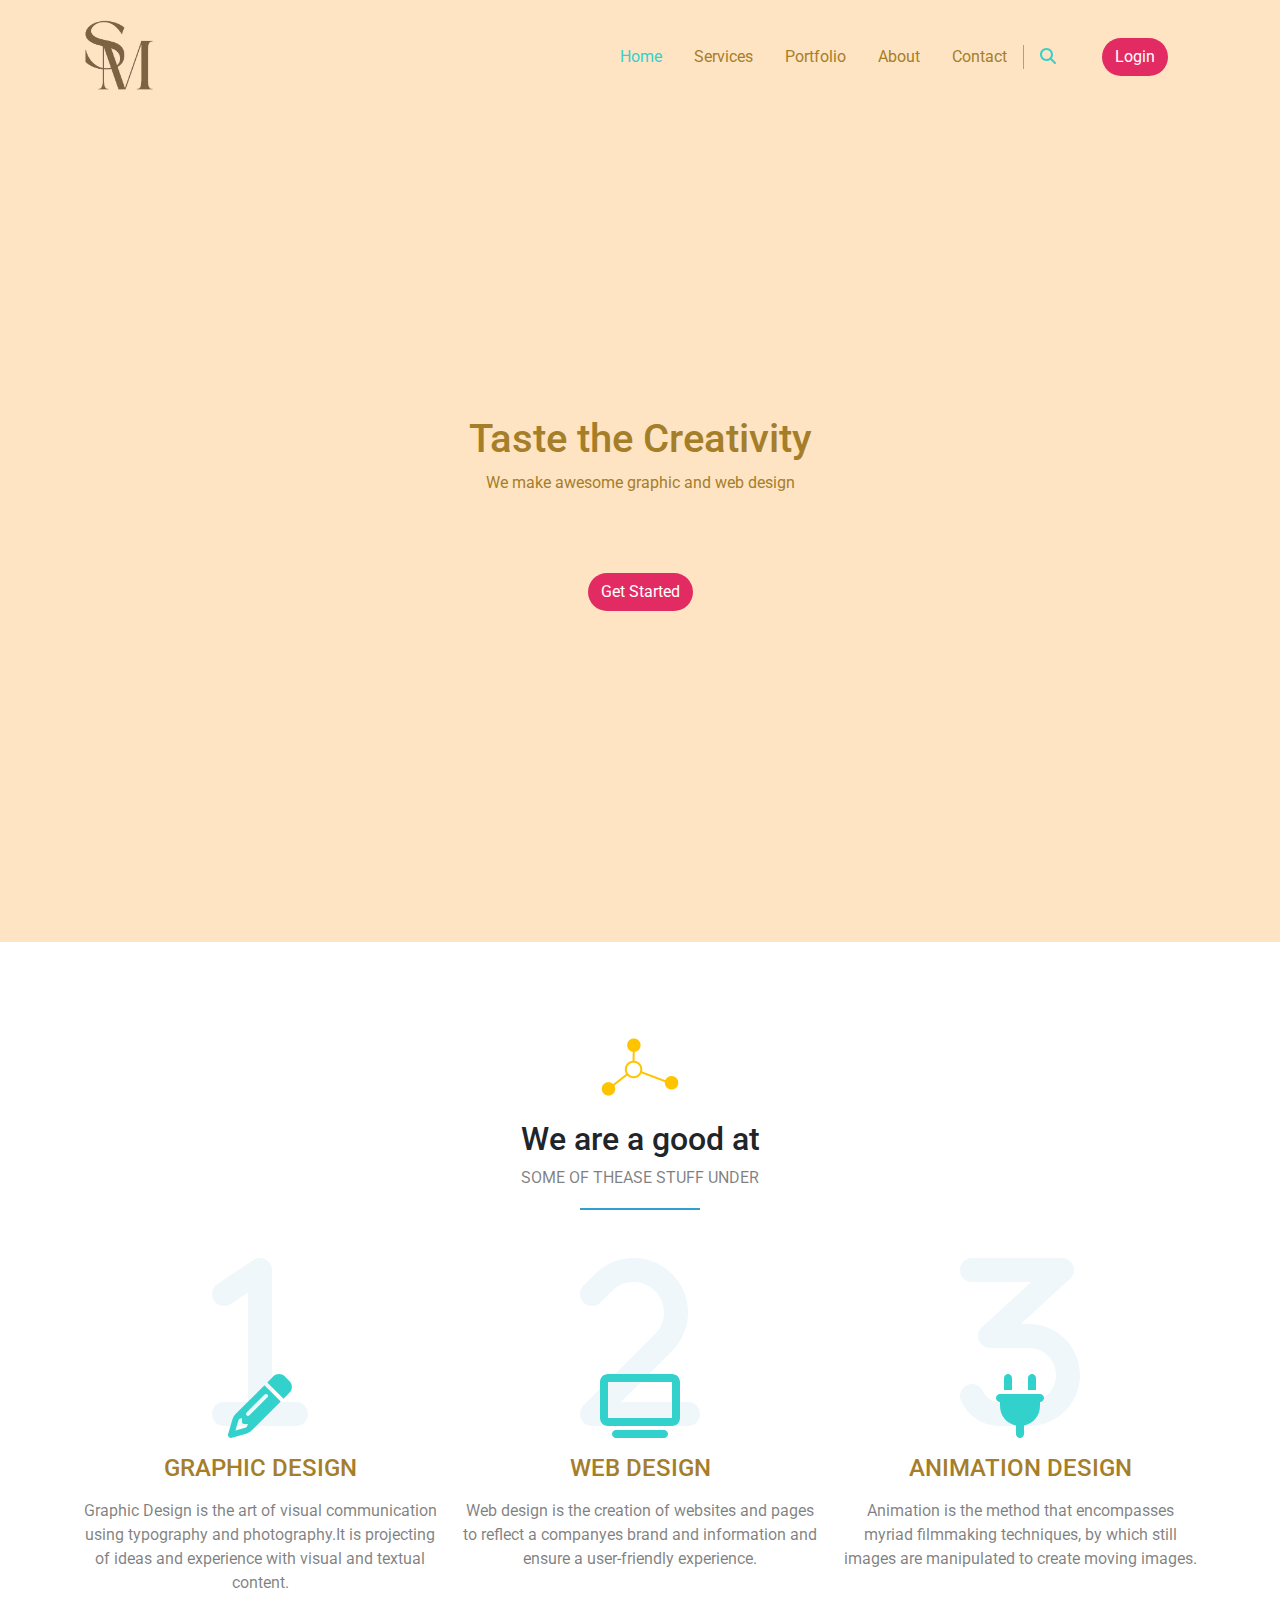
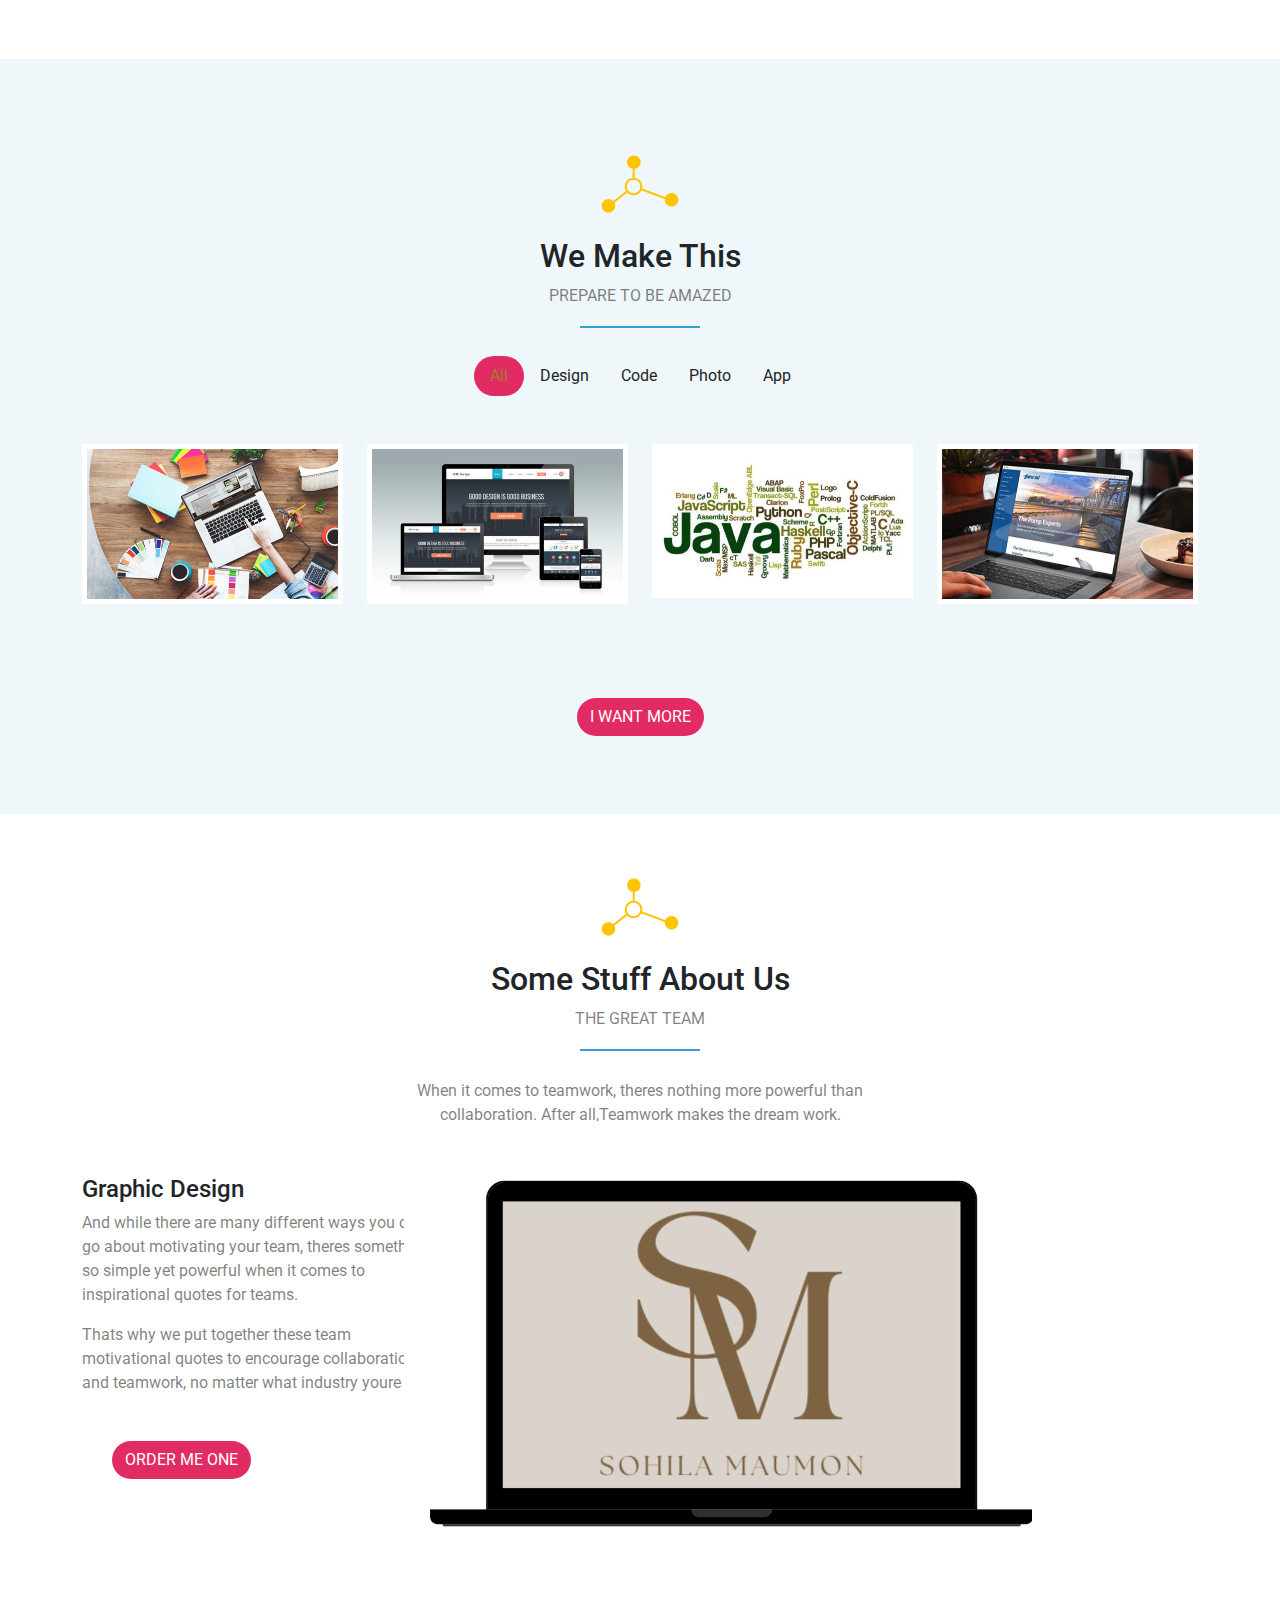
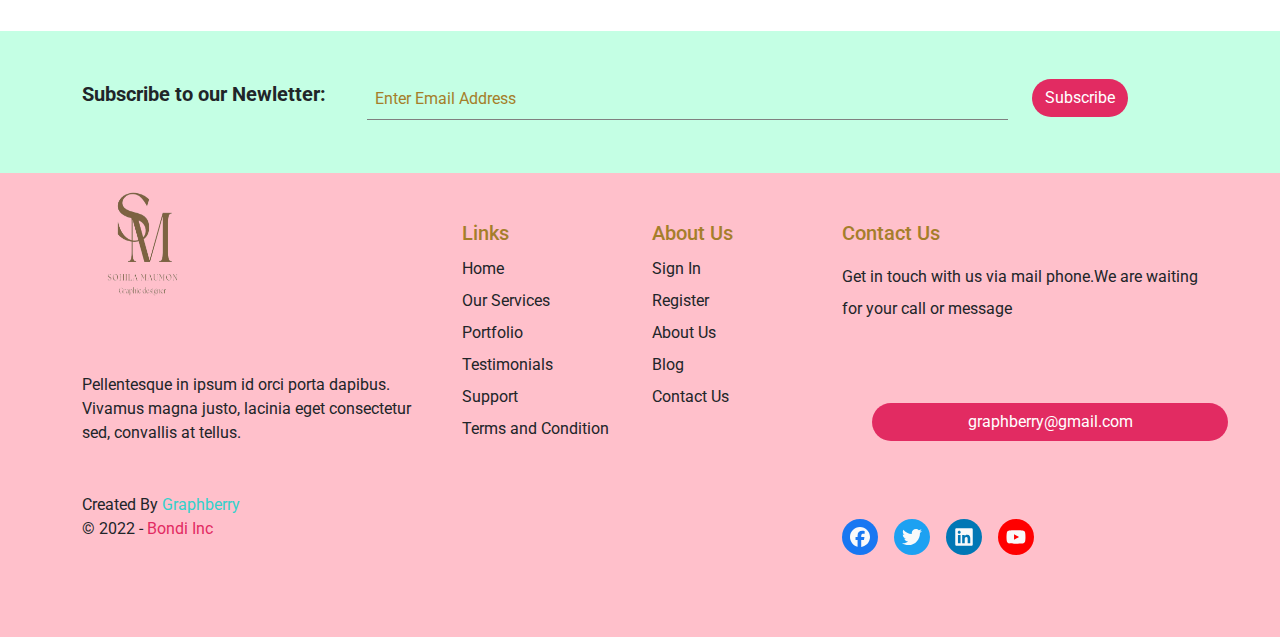
<file: index.html>
<!doctype html>
<html lang="en">
  <head>
    <meta charset="utf-8">
    <meta name="viewport" content="width=device-width, initial-scale=1">
    <title>bondi</title>
   <link rel="stylesheet" href="css/bootstrap.min.css">
   <link rel="stylesheet" href="css/all.min.css">
   <link rel="stylesheet" href="bondi.css">
   <link rel="preconnect" href="https://fonts.googleapis.com" />
   <link rel="preconnect" href="https://fonts.gstatic.com" crossorigin />
   <link href="https://fonts.googleapis.com/css2?family=Roboto:wght@100;300;500&display=swap" rel="stylesheet" />
  </head>
  <body>
   
    <nav class="navbar navbar-expand-lg sticky-top">
        <div class="container">
          <a class="navbar-brand" href="#">
            <img class="image" src="Gold Letter.png" alt="" />
          </a>

          <button
          class="navbar-toggler"
          type="button"
          data-bs-toggle="collapse"
          data-bs-target="#main"
          aria-controls="main"
          aria-expanded="false"
          aria-label="Toggle navigation">

          <i class="fa-solid fa-bars-staggered"></i>
        </button>
        <div class="collapse navbar-collapse" id="main">
          <ul class="navbar-nav ms-auto mb-5 mb-lg-0" >
            <li class="nav-item">
              <a class="nav-link p-2 p-lg-3 active"  href="#">Home</a>
            </li>
            <li class="nav-item">
              <a class="nav-link p-2 p-lg-3" href="#">Services</a>
            </li>
            <li class="nav-item">
              <a class="nav-link p-2 p-lg-3" href="#">Portfolio</a>
            </li>
            <li class="nav-item">
              <a class="nav-link p-2 p-lg-3" href="#">About</a>
            </li>
            <li class="nav-item">
              <a class="nav-link p-2 p-lg-3" href="#">Contact</a>
            </li>
          </ul>

 <div class="search  ps-3 pe-3 d-none d-lg-block">
 <i class="fa-solid fa-magnifying-glass"></i>
 </div> 
 <a class="btn rounded-pill main-btn" href="#">Login</a>
            
          </div>
        </div>
      </nav>

      <div class="landing d-flex justify-content-center align-items-center">
  <div class="text-center ">
    <h1>Taste the Creativity </h1>
    <p class="fs-6 text-50 mb-5">We make awesome graphic and web design</p>
    <a class="btn rounded-pill main-btn" href="#">Get Started</a>
  </div>
</div>

<div class="features text-center pt-5 pb-5">
  <div class="container">
    <div class="main-title mt-5 mb-5  position-relative">
<img class="mb-4" src="title.png" alt="">
<h2> We are a good at</h2>
<p class="text-black-50"> SOME OF THEASE STUFF UNDER</p>
    </div>
    <div class="row">
      <div class="col-md-6 col-lg-4">
      <div class="feat">
        <div class="icon-holder  position-relative ">
          <i class="fa-solid fa-1 position-absolute bottom-0 number"></i>
          <i class="fa-solid fa-pencil fa-4x position-absolute bottom-0 icon"></i>
</div>

<h4 class="mb-3 mt-3 text-uppercase">Graphic Design</h4>
<p class="text-black-50 1h-lg"> 
  Graphic Design is the art of visual communication using typography 
  and photography.It is projecting of ideas and experience with visual and textual content.
</p>

</div>
 </div>

      <div class="col-md-6 col-lg-4">
        <div class="feat">
          <div class="icon-holder  position-relative ">
            <i class="fa-solid fa-2 position-absolute bottom-0 number"></i>
            <i class="fa-solid fa-tv fa-4x position-absolute bottom-0 icon"></i>
  </div>
  
  <h4 class="mb-3 mt-3 text-uppercase">web Design</h4>
  <p class="text-black-50 1h-lg"> 
    Web design is the creation of websites and pages to reflect a companyes brand 
    and information and ensure a user-friendly experience.
  </p>

    </div>
  </div>

  <div class="col-md-6 col-lg-4">
    <div class="feat">
      <div class="icon-holder  position-relative ">
        <i class="fa-solid fa-3 position-absolute bottom-0 number"></i>
        <i class="fa-solid fa-plug fa-4x position-absolute bottom-0 icon"></i>
</div>

<h4 class="mb-3 mt-3 text-uppercase">Animation design</h4>
<p class="text-black-50 1h-lg"> 
  Animation is the method that encompasses myriad filmmaking techniques, 
  by which still images are manipulated to create moving images.
   
</p>

</div>
  </div>
     </div>
    </div>
      </div>

<div class="our-work text-center pt-5 pb-5">
  <div class="container">
    <div class="main-title mt-5 mb-5 position-relative">
      <img class="mb-4" src="title.png" alt="" />
      <h2>We Make This</h2>
      <p class="text-black-50 text-uppercase">Prepare To Be Amazed</p>
    </div>
    <ul class="list-unstyled d-flex justify-content-center mt-5 mb-5">
      <li class="active rounded-pill">All</li>
      <li>Design</li>
      <li>Code</li>
      <li>Photo</li>
      <li>App</li>
    </ul>
    <div class="row">

      <div class="col-sm-6 col-md-4 col-lg-3">
        <div class="box mb-3 bg-white" data-work="Application">
          <img class="img-fluid" src="images/work-01.jpg" alt="" />
        </div>
      </div>
      <div class="col-sm-6 col-md-4 col-lg-3">
        <div class="box mb-3 bg-white" data-work="Application">
          <img class="img-fluid" src="images/work-02.jpg" alt="" />
        </div>
      </div>
      <div class="col-sm-6 col-md-4 col-lg-3">
        <div class="box mb-3 bg-white" data-work="Application">
          <img class="img-fluid" src="images/work-03.jpg" alt="" />
        </div>
      </div>
      <div class="col-sm-6 col-md-4 col-lg-3">
        <div class="box mb-3 bg-white" data-work="Application">
          <img class="img-fluid" src="images/work-04.jpg" alt="" />
        </div>
      </div>
    

    </div>
   <div class="d-flex justify-content-center mt-5">
    <a class="btn rounded-pill main-btn text-uppercase" href="#">I want More</a>
   </div>
</div>
</div>

<div class="stuff  pt-5">
  <div class="container">
    <div class="main-title text-center mt-3 mb-5 position-relative">
      <img class="mb-4" src="title.png" alt=""/>
      <h2>Some Stuff About Us</h2>
      <p class="text-black-50 text-uppercase">The Great Team</p>
    </div>
    <p class="description  text-center mb-5 text-black-50  m-auto">
When it comes to teamwork, 
  theres nothing more powerful than collaboration. 
  After all,Teamwork makes the dream work.

</p>
    
<div class="row align">
  <div class="col-lg-4 mb-4 text-center text-md-start">

<div class="text">
<h4>Graphic Design</h4>

   <p class="text-black-50 fs-6"> And while there are many different ways you can go about motivating your team,
     theres something so simple yet powerful when it comes to inspirational quotes for teams.
   </p>

<p class="text-black-50 fs-6">
  Thats why we put together these team motivational quotes to encourage collaboration and teamwork,
  no matter what industry youre in. 
</p>

<a class="btn rounded-pill main-btn text-uppercase" href="#">Order Me One</a>




  </div>
</div>
<div class="col-lg-8">
  <img class="img-fluid2" src="images\laptop2.png" alt=""> 

</div>
</div>
  </div>


<div class="subscribe pt-5 pb-5 text-center text-md-start">
  <div class="container">
    <from class="row">
      <div class="col-md-6 col-lg-3">
        <div class="fw-bold fs-5 mb-3">Subscribe to our Newletter:</div>
      </div>
<div class="col-md-6 col-lg-7 md-5">
  <input class="w-100 text-light p-2 bg-transparent"  type="text" placeholder="Enter Email Address">
</div>
<div class="col-md-6 col-lg-2">
  <input class="btn rounded-pill" type="submit" value="Subscribe" />
</div>
    </from>
  </div>
</div>

<div class="footer pt-5 pb-5 text text-center text-md-start">
  <div class="container">
    <div class="row">
      <div class="col-md-6 col-lg-4">
        <div class="info mb-5">

          <img class="logo"src="Gold_White_Letter_S_Typography_Initial_Letter__Logo-removebg-preview.png" alt="" class="mb-4" />
          <p class="mb-5">
            Pellentesque in ipsum id orci porta dapibus. Vivamus magna justo, lacinia eget consectetur sed,
            convallis at tellus.
          </p>
          <div class="copyright">
            Created By <span>Graphberry</span>
            <div>&copy; 2022 - <span>Bondi Inc</span></div>
          </div>
        </div>
      </div>
      <div class="col-md-6 col-lg-2">
        <div class="links">
          <h5 class="text">Links</h5>
          <ul class="list-unstyled lh-lg">
            <li>Home</li>
            <li>Our Services</li>
            <li>Portfolio</li>
            <li>Testimonials</li>
            <li>Support</li>
            <li>Terms and Condition</li>
          </ul>
        </div>
      </div>
      <div class="col-md-6 col-lg-2">
        <div class="links">
          <h5 class="text">About Us</h5>
          <ul class="list-unstyled lh-lg">
            <li>Sign In</li>
            <li>Register</li>
            <li>About Us</li>
            <li>Blog</li>
            <li>Contact Us</li>
          </ul>
        </div>
      </div>
      <div class="col-md-6 col-lg-4">
        <div class="contact">
          <h5 class="text">Contact Us</h5>
          <p class="lh-lg mt-3 mb-5">Get in touch with us via mail phone.We are waiting for your call or message</p>
          <a class="btn rounded-pill main-btn w-100" href="#">graphberry@gmail.com</a>
          <ul class="d-flex mt-5 list-unstyled gap-3">
            <li>
              <a class="d-block text-light" href="#"
                ><i class="fa-brands fa-facebook fa-lg facebook rounded-circle p-2"></i
              ></a>
            </li>
            <li>
              <a class="d-block text-light" href="#"
                ><i class="fa-brands fa-twitter fa-lg twitter rounded-circle p-2"></i
              ></a>
            </li>
            <li>
              <a class="d-block text-light" href="#"
                ><i class="fa-brands fa-linkedin fa-lg linkedin rounded-circle p-2"></i
              ></a>
            </li>
            <li>
              <a class="d-block text-light" href="#"
                ><i class="fa-brands fa-youtube fa-lg youtube rounded-circle p-2"></i
              ></a>
            </li>
          </ul>
        </div>
      </div>
    </div>
  </div>
</div>






    <script src="js/bootstrap.bundle.min.js"> </script>
    <script src="js/all.min.js"> </script>
  </body>
</html>
</file>
<file: bondi.css>
:root{
  --white-color:#fff;
  --green-color:#33d1cc;
  --pink-color:rgb(226, 43, 98);
  --blue-color:blue;
  --section-color: #eff7fa;
  --yellow-color:yellow;
  
}
body{
    font-family: 'Roboto', sans-serif;
  
}
.main-btn{
   background-color: var(--pink-color);
  color: white;
  padding: -8.5rem 1rem;
  margin: 30px;
}
.main-btn:hover{
    color:white;
}
.main-title::after{
  content:'';
  width:120px;
  height: 2px;
  background-color: rgb(51, 159, 209);
  position:absolute;
  bottom:-20px;
  left:50%;
  transform:translateX(-50%); 
}
/* start navbar */
.navbar
{
    background-color: bisque;
}

.navbar .navbar-nav .nav-link{
    color:rgb(165, 126, 42);
}

.navbar .navbar-nav .nav-link.active,
.navbar .navbar-nav .nav-link:focus,
.navbar .navbar-nav .nav-link:hover {
  color: var(--green-color);
}

 .navbar .search {
    border-left: 1px solid var(--green-color);

  }
   .navbar .search svg {
    color: var(--green-color);
  }
  
  .navbar .navbar-toggler{
    color: rgb(165, 126, 42);
    font-size: 25px;
    border-color:rgb(165, 126, 42);
  }

  .navbar .navbar-toggler:focus {
    box-shadow: none;
  }

  .navbar .navbar-toggler[aria-expanded="true"] {
    border-color: var(--green-color);
  }
/* End navbar */

.image{

    width: 30%;
    position: relative;
    right: 4px;
    top: 0px;
}

/* start loading */
.landing{
    background-color:  bisque;
 color:rgb(165, 126, 42);  
    min-height: calc(100vh - 72px);
}
/* End loading */
/* start feature */
.features .icon-holder{
  height: 200px; 
} 
.features .icon-holder svg{
  left:50%;
  transform:translateX(-50%);
}

 .features .icon-holder .number{
  font-size: 12rem;
  color:var(--section-color);
 }
 .features .icon-holder .icon {
  color: var(--green-color);
}

.features .feat h4 {
  color:rgb(165, 126, 42) ;
}
/* End feature */
/* start our-worrk */
.our-work {
  background-color: var(--section-color);
}
.our-work ul .active {
  background-color:var(--pink-color);
  color: rgb(165, 126, 42);
}
.our-work ul li {
  padding: 0.5rem 1rem;
  cursor: pointer;
}

.our-work ul li:not(.active):hover {
  color: var(--pink-color);
}

.our-work .box {
  padding: 5px;
  overflow: hidden;
  position: relative;
}
.our-work .box::before {
  content: attr(data-work);
  position: absolute;
  background-color: rgb(51 209 204 / 76%);
  width: calc(100% - 10px);
  height: calc(100% - 10px);
  display: flex;
  justify-content: center;
  align-items: center;
  font-weight: bold;
  color: white;
  transition: 0.3s;
  font-size: 1.5rem;
  transform: translateX(calc(-100% - 5px));
}
.our-work .box:hover::before {
  transform: translateX(0);
}
/* End our-work */
/* Start Stuff */
.stuff .description {
  max-width: 500px;
}
/* End Stuff */

  .img-fluid2 {
    position: relative;
     right: 58px;
    top: -54px;
}

/* Start Subscribe */
.subscribe {
    background-color:  rgb(196, 255, 228);
}
.subscribe input[type="text"] {
  border: none;
  border-bottom: 1px solid gray;
}
.subscribe input[type="text"]:focus {
  outline: none;
  
}
.subscribe ::placeholder {
  color: rgb(165, 126, 42);
}
.subscribe input[type="submit"] {
  background-color: var(--pink-color);
  color:white;

}
/* End Subscribe */
/* Start Footer */
.footer {
  background-color: pink;
}

.footer .text{
  color:rgb(165, 126, 42);
}

.footer .copyright > span {
  color: var(--green-color);
}
.footer .copyright div span {
  color: var(--pink-color);
}
.footer .contact ul svg {
  width: 20px;
  height: 20px;
}
.footer .facebook {
  background-color: #1877f2;
}
.footer .twitter {
  background-color: #1da1f2;
}
.footer .linkedin {
  background-color: #0077b5;
}
.footer .youtube {
  background-color: #ff0000;
}
/* End Footer */
.logo{
 position: relative;
  height:  152px;
  width: 121px;
    top: -54px;
}
</file>
